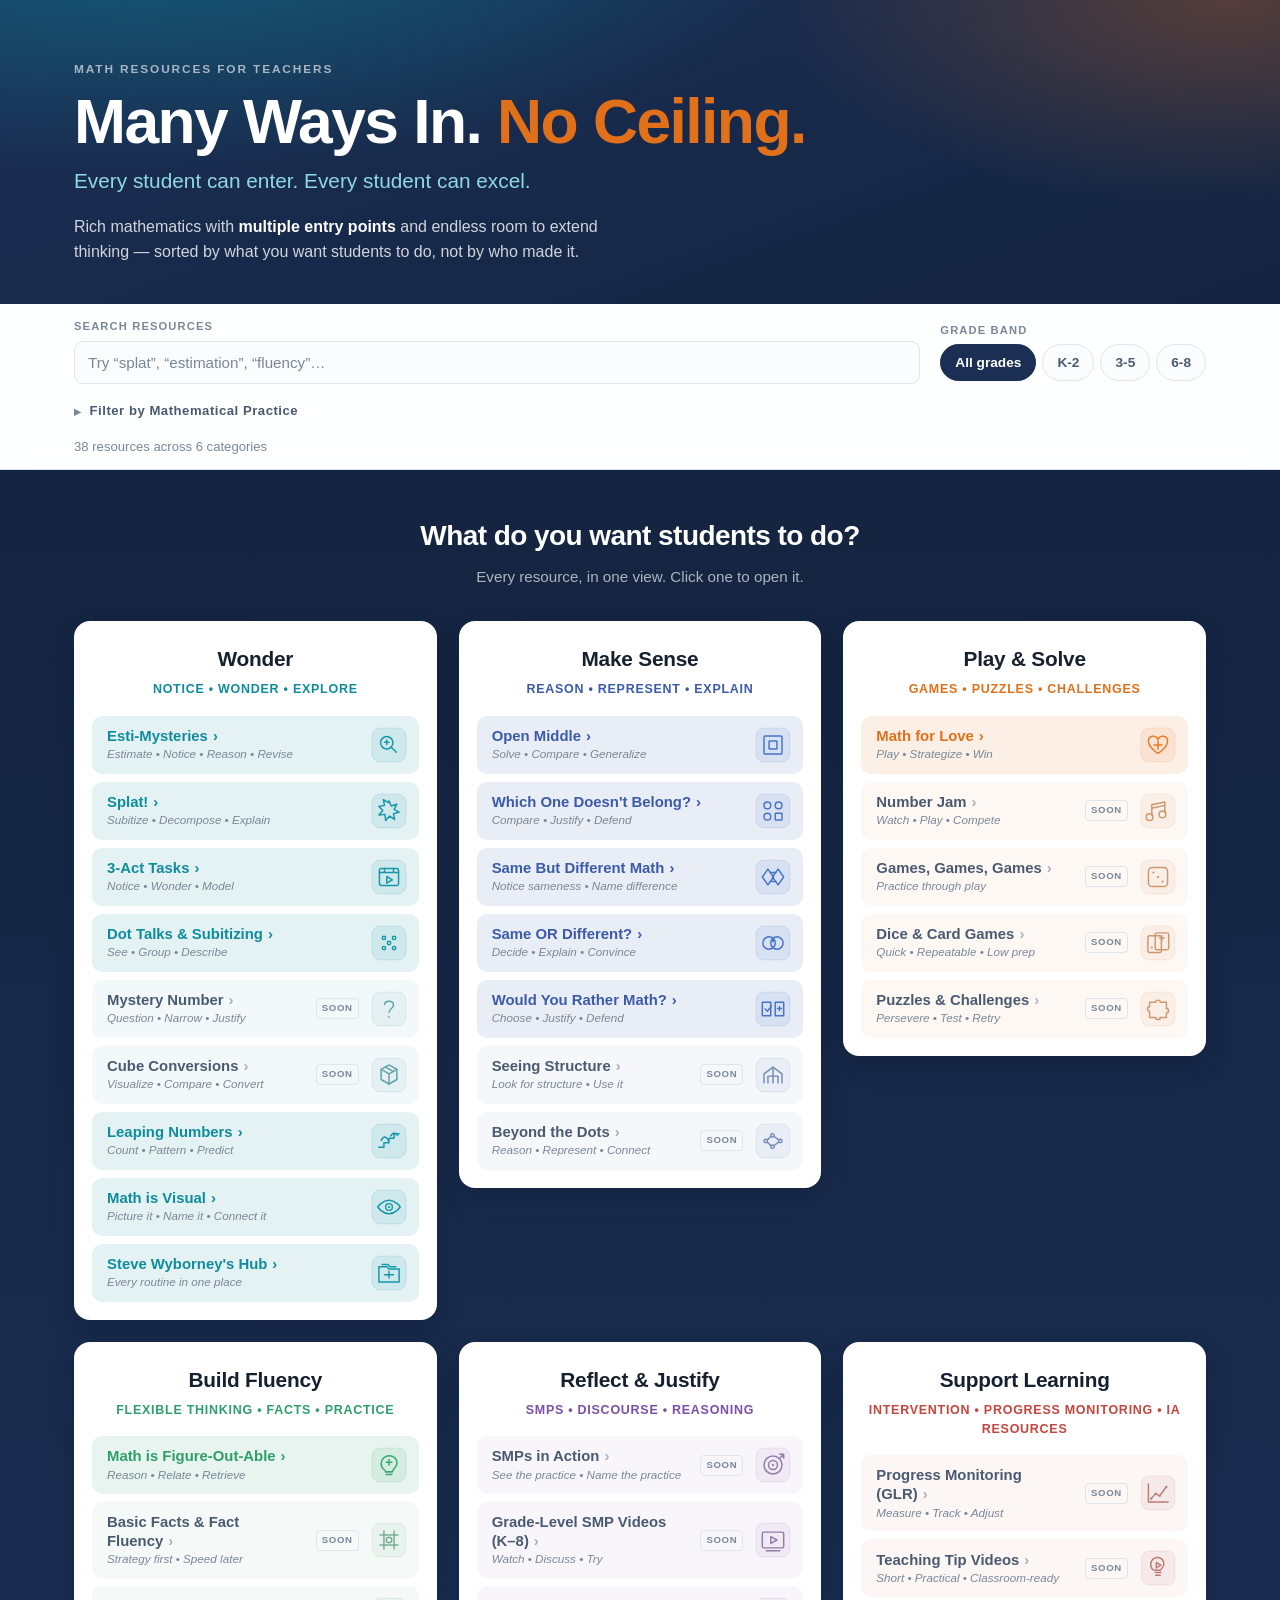
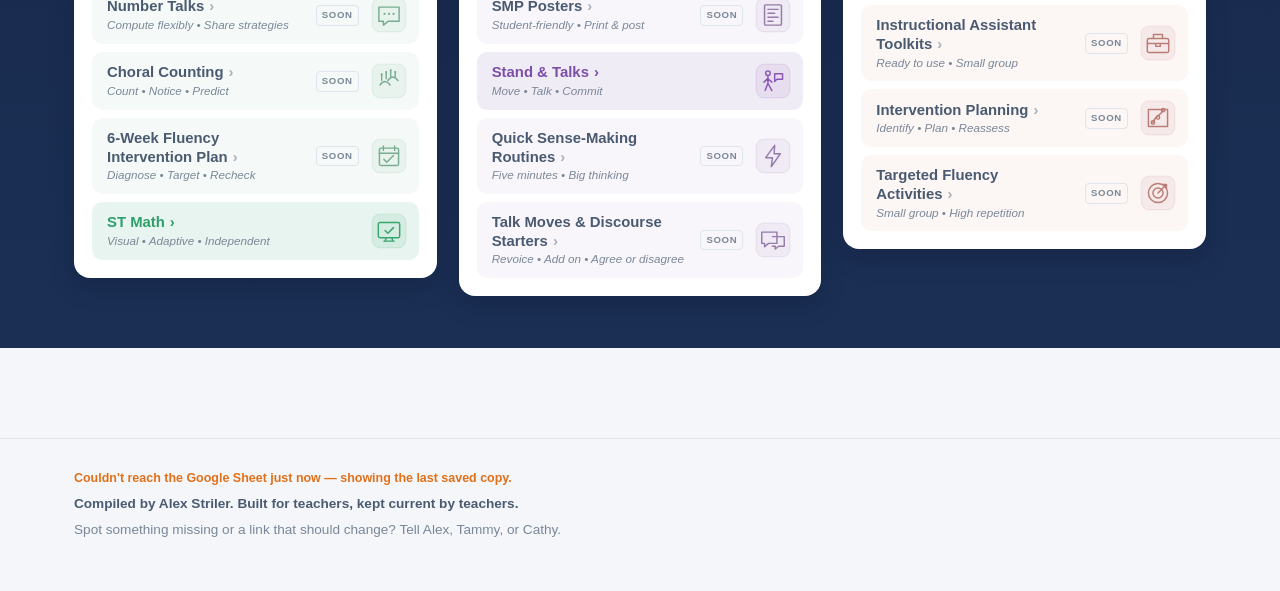
<file: index.html>
<!doctype html>
<html lang="en">
<head>
<meta charset="utf-8">
<meta name="viewport" content="width=device-width, initial-scale=1">
<title>Many Ways In. No Ceiling. — Math Resources for Teachers</title>
<meta name="description" content="Rich mathematics every K–8 student can enter and every student can extend. Routines, tasks, games and supports, sorted by what you want students to do.">
<link rel="stylesheet" href="assets/styles.css?v=7">
<link rel="icon" href="data:image/svg+xml,<svg xmlns='http://www.w3.org/2000/svg' viewBox='0 0 100 100'><text y='.9em' font-size='90'>📐</text></svg>">
</head>
<body>

<a class="skip-link" href="#main">Skip to resources</a>

<header class="hero">
  <div class="wrap">
    <p class="hero__eyebrow">Math Resources for Teachers</p>
    <h1 class="hero__title">Many Ways In. <span class="hero__title-break"></span><span class="hero__title-accent">No Ceiling.</span></h1>
    <p class="hero__sub">Every student can enter. Every student can excel.</p>
    <p class="hero__lede">Rich mathematics with <strong>multiple entry points</strong> and endless room to extend thinking &mdash; sorted by what you want students to do, not by who made it.</p>
  </div>
</header>

<div class="controls" id="controls">
  <div class="wrap controls__inner">

    <div class="controls__row controls__row--primary">
      <div class="search">
        <label class="search__label" for="search">Search resources</label>
        <input type="search" id="search" class="search__input" placeholder="Try “splat”, “estimation”, “fluency”…" autocomplete="off">
      </div>

      <div class="filtergroup" role="group" aria-label="Filter by grade band">
        <span class="filtergroup__label">Grade band</span>
        <div class="chips" id="grade-chips"></div>
      </div>

      <button type="button" class="btn-clear" id="clear" hidden>Clear filters</button>
    </div>

    <details class="smp" id="smp-details">
      <summary class="smp__summary">
        <span class="smp__summary-text">Filter by Mathematical Practice</span>
        <span class="smp__count" id="smp-count" hidden></span>
      </summary>
      <div class="smp__body">
        <p class="smp__intro">The 8 Standards for Mathematical Practice. Choose one to see every resource that builds it.</p>
        <div class="chips chips--smp" id="smp-chips" role="group" aria-label="Filter by Standard for Mathematical Practice"></div>
      </div>
    </details>

    <p class="resultcount" id="resultcount" role="status" aria-live="polite"></p>
  </div>
</div>

<section class="directory" aria-labelledby="directory-heading">
  <div class="wrap">
    <h2 class="directory__heading" id="directory-heading">What do you want students to do?</h2>
    <p class="directory__sub">Every resource, in one view. Click one to open it.</p>
    <div class="directory__grid" id="directory"></div>
  </div>
</section>

<main id="main">
  <div class="wrap">
    <p class="noresults" id="noresults" hidden>
      Nothing matches those filters yet.
      <button type="button" class="linkbtn" id="noresults-clear">Clear them and start over</button>
    </p>
  </div>
</main>

<button type="button" class="backup" id="backup" hidden>
  <span class="backup__arrow" aria-hidden="true">&uarr;</span>
  <span>All categories</span>
</button>

<footer class="footer">
  <div class="wrap">
    <p class="footer__status" id="datastatus"></p>
    <p class="footer__credit">Compiled by Alex Striler. Built for teachers, kept current by teachers.</p>
    <p class="footer__note">Spot something missing or a link that should change? Tell Alex, Tammy, or Cathy.</p>
  </div>
</footer>

<script src="data/fallback.js?v=7"></script>
<script src="assets/app.js?v=7"></script>
</body>
</html>
</file>
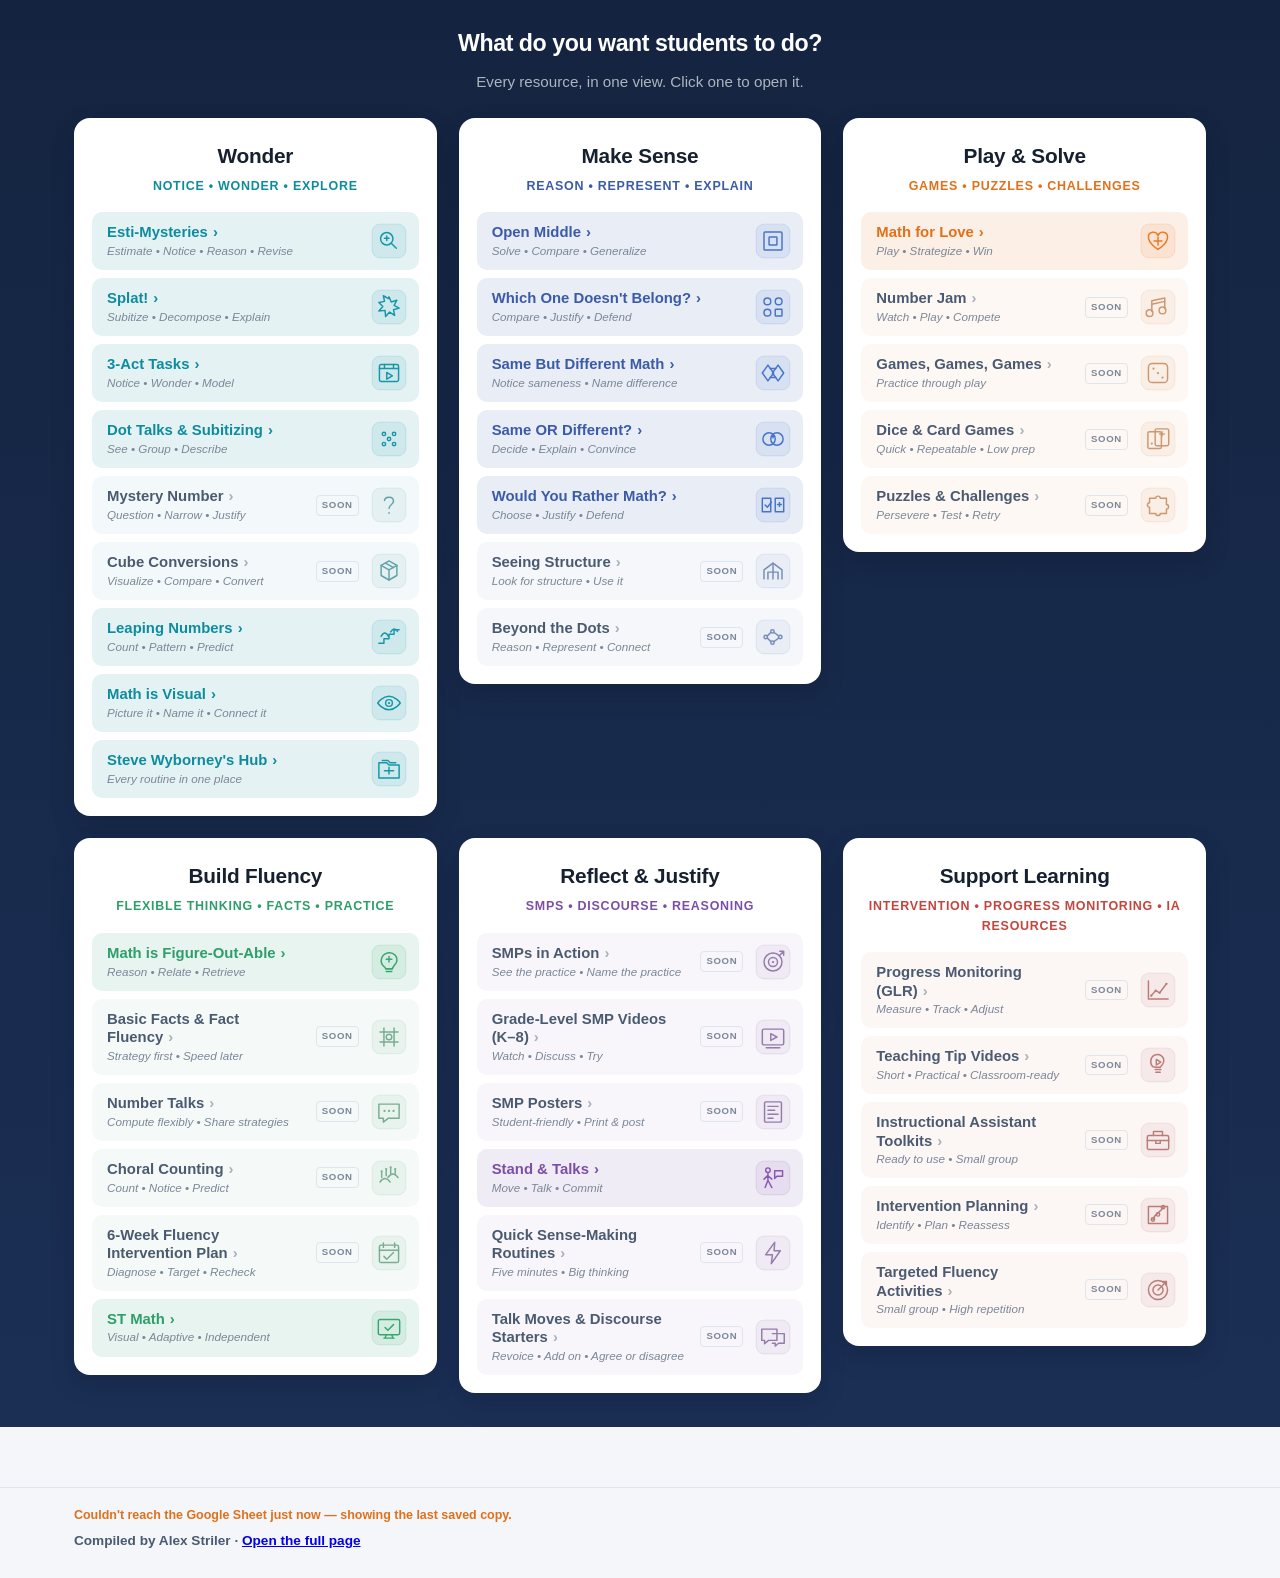
<file: embed.html>
<!doctype html>
<html lang="en">
<head>
<meta charset="utf-8">
<meta name="viewport" content="width=device-width, initial-scale=1">
<title>Math Resources — Many Ways In. No Ceiling.</title>
<meta name="robots" content="noindex">
<link rel="stylesheet" href="assets/styles.css?v=7">
</head>
<!-- Trimmed for embedding inside another page (Google Sites, Canvas, a district
     site). The host page supplies its own heading, so the hero and the card
     sections are dropped and only the filters and directory remain. -->
<body class="is-embed">

<section class="directory" aria-labelledby="directory-heading">
  <div class="wrap">
    <h2 class="directory__heading" id="directory-heading">What do you want students to do?</h2>
    <p class="directory__sub">Every resource, in one view. Click one to open it.</p>
    <div class="directory__grid" id="directory"></div>
  </div>
</section>

<main id="main">
  <div class="wrap">
    <p class="noresults" id="noresults" hidden>Nothing matches those filters yet.</p>
  </div>
</main>

<button type="button" class="backup" id="backup" hidden><span class="backup__arrow" aria-hidden="true">&uarr;</span><span>All categories</span></button>

<footer class="footer">
  <div class="wrap">
    <p class="footer__status" id="datastatus"></p>
    <p class="footer__credit">Compiled by Alex Striler &middot;
      <a href="https://alexstriler.github.io/tamkat/" target="_blank" rel="noopener">Open the full page</a></p>
  </div>
</footer>

<script src="data/fallback.js?v=7"></script>
<script src="assets/app.js?v=7"></script>
</body>
</html>
</file>
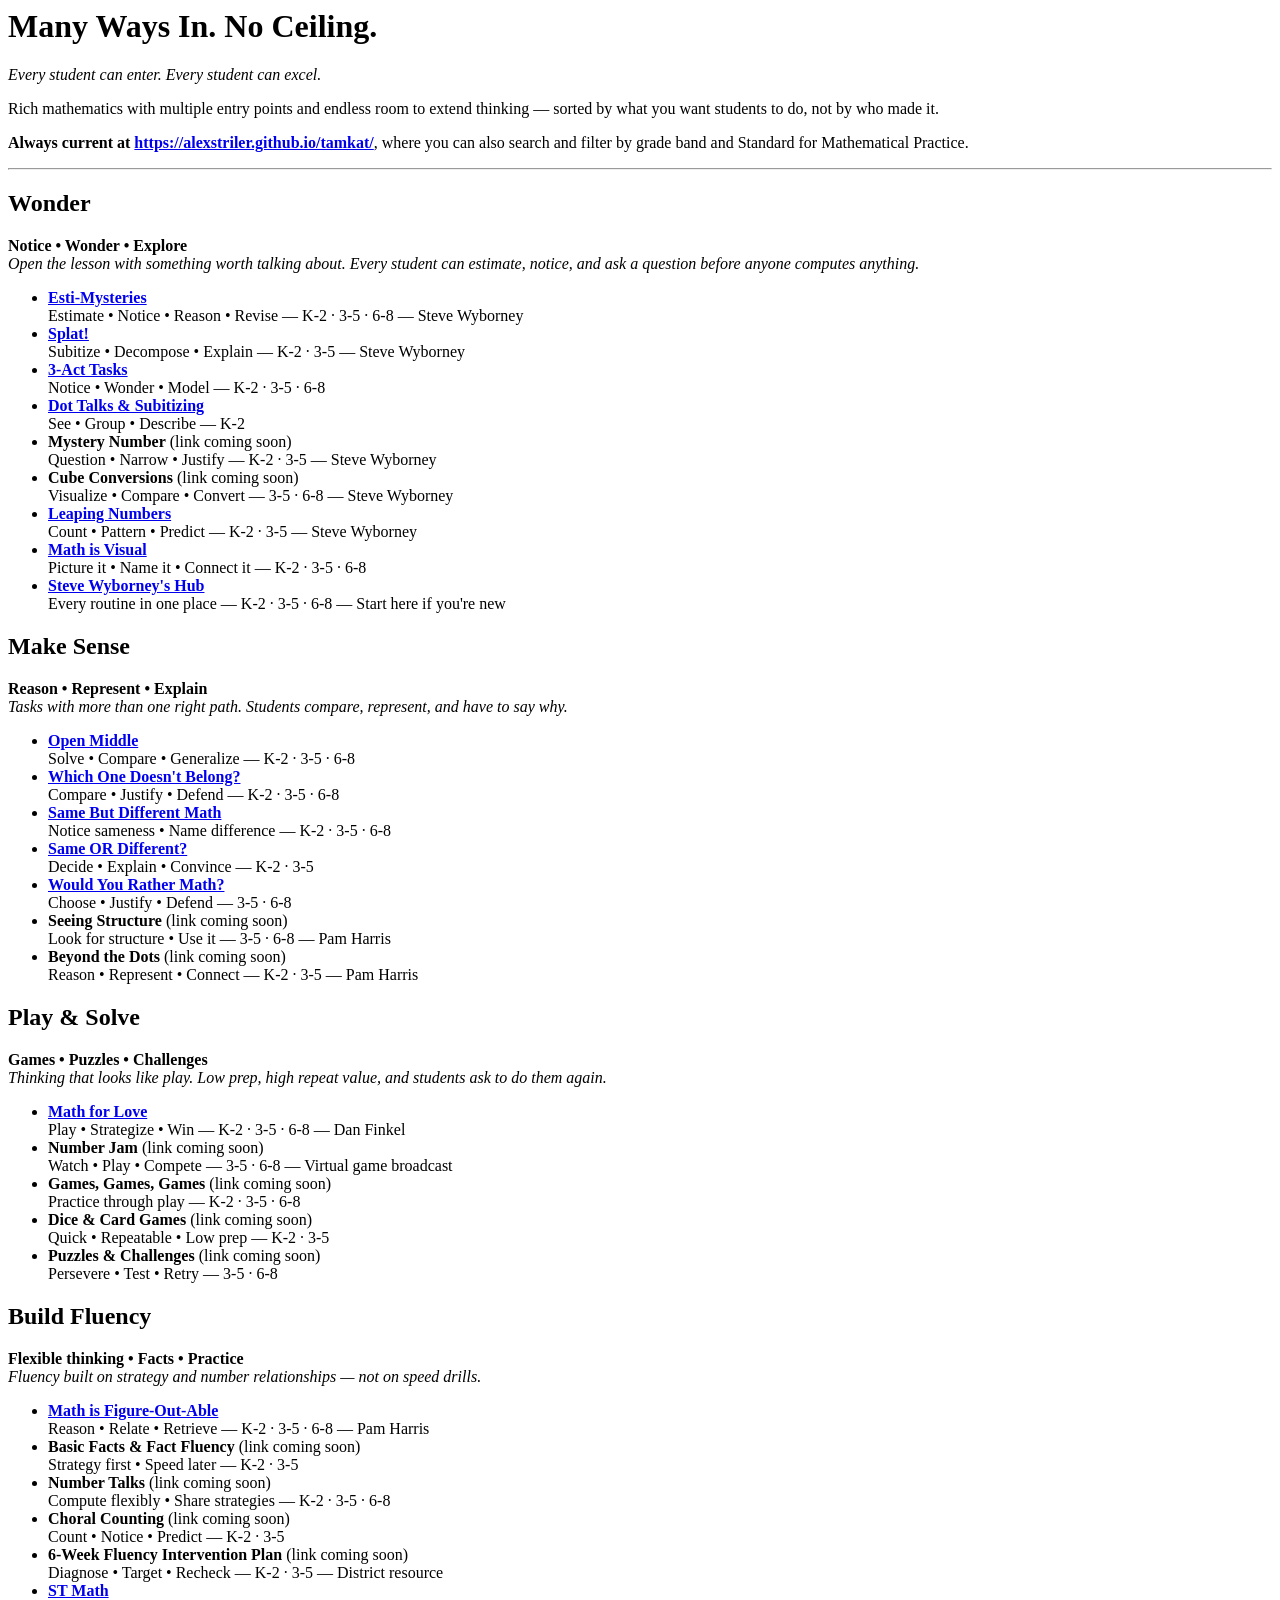
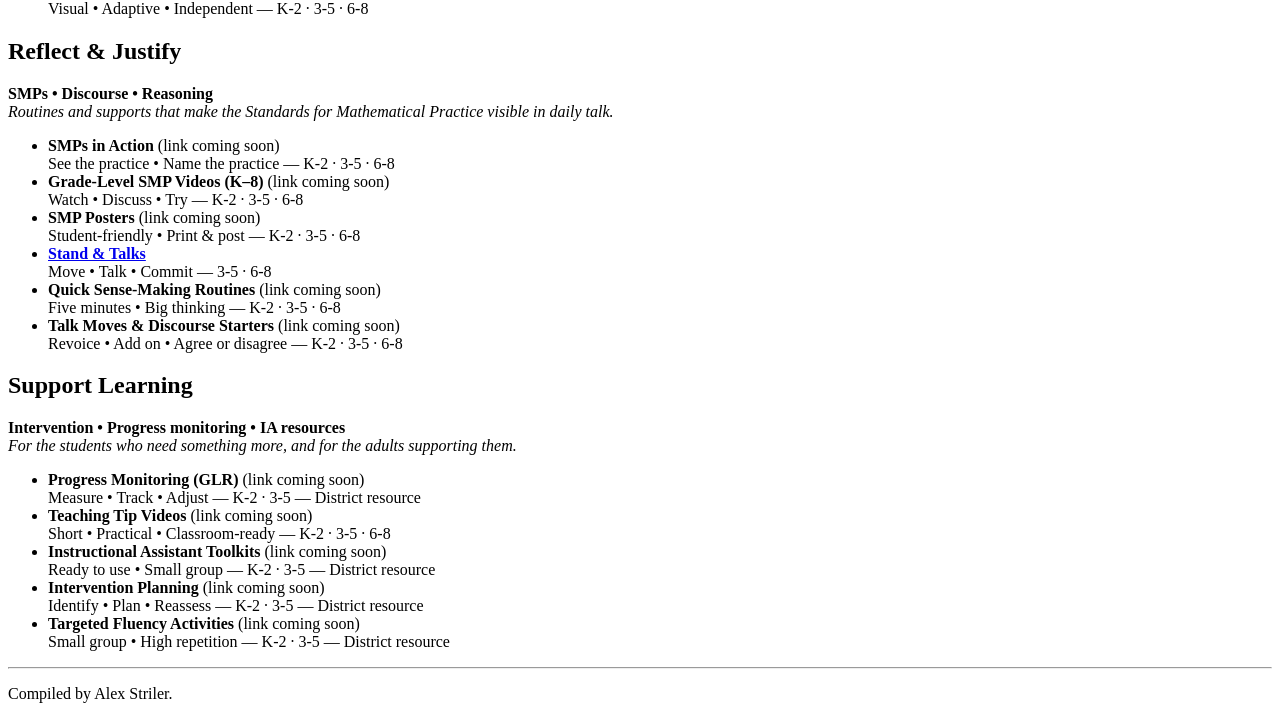
<file: exports/handout.html>
<html><head><meta charset="utf-8"><title>Many Ways In. No Ceiling.</title></head><body>
<h1>Many Ways In. No Ceiling.</h1>
<p><i>Every student can enter. Every student can excel.</i></p>
<p>Rich mathematics with multiple entry points and endless room to extend thinking &mdash; sorted by what you want students to do, not by who made it.</p>
<p><b>Always current at <a href="https://alexstriler.github.io/tamkat/">https://alexstriler.github.io/tamkat/</a></b>, where you can also search and filter by grade band and Standard for Mathematical Practice.</p>
<hr>
<h2>Wonder</h2>
<p><b>Notice • Wonder • Explore</b><br><i>Open the lesson with something worth talking about. Every student can estimate, notice, and ask a question before anyone computes anything.</i></p>
<ul>
<li><a href="https://stevewyborney.com/category/esti-mysteries/"><b>Esti-Mysteries</b></a><br>Estimate • Notice • Reason • Revise — K-2 · 3-5 · 6-8 — Steve Wyborney</li>
<li><a href="https://stevewyborney.com/category/splat/"><b>Splat!</b></a><br>Subitize • Decompose • Explain — K-2 · 3-5 — Steve Wyborney</li>
<li><a href="https://gfletchy.com/3-act-lessons/"><b>3-Act Tasks</b></a><br>Notice • Wonder • Model — K-2 · 3-5 · 6-8</li>
<li><a href="https://stevewyborney.com/category/subitizing/"><b>Dot Talks &amp; Subitizing</b></a><br>See • Group • Describe — K-2</li>
<li><b>Mystery Number</b> (link coming soon)<br>Question • Narrow • Justify — K-2 · 3-5 — Steve Wyborney</li>
<li><b>Cube Conversions</b> (link coming soon)<br>Visualize • Compare • Convert — 3-5 · 6-8 — Steve Wyborney</li>
<li><a href="https://stevewyborney.com/category/leaping-numbers/"><b>Leaping Numbers</b></a><br>Count • Pattern • Predict — K-2 · 3-5 — Steve Wyborney</li>
<li><a href="https://mathisvisual.com/"><b>Math is Visual</b></a><br>Picture it • Name it • Connect it — K-2 · 3-5 · 6-8</li>
<li><a href="https://stevewyborney.com/"><b>Steve Wyborney's Hub</b></a><br>Every routine in one place — K-2 · 3-5 · 6-8 — Start here if you're new</li>
</ul>
<h2>Make Sense</h2>
<p><b>Reason • Represent • Explain</b><br><i>Tasks with more than one right path. Students compare, represent, and have to say why.</i></p>
<ul>
<li><a href="https://www.openmiddle.com/"><b>Open Middle</b></a><br>Solve • Compare • Generalize — K-2 · 3-5 · 6-8</li>
<li><a href="https://wodb.ca/"><b>Which One Doesn't Belong?</b></a><br>Compare • Justify • Defend — K-2 · 3-5 · 6-8</li>
<li><a href="https://www.samebutdifferentmath.com/"><b>Same But Different Math</b></a><br>Notice sameness • Name difference — K-2 · 3-5 · 6-8</li>
<li><a href="https://samedifferentimages.wordpress.com/"><b>Same OR Different?</b></a><br>Decide • Explain • Convince — K-2 · 3-5</li>
<li><a href="https://www.wouldyourathermath.com/"><b>Would You Rather Math?</b></a><br>Choose • Justify • Defend — 3-5 · 6-8</li>
<li><b>Seeing Structure</b> (link coming soon)<br>Look for structure • Use it — 3-5 · 6-8 — Pam Harris</li>
<li><b>Beyond the Dots</b> (link coming soon)<br>Reason • Represent • Connect — K-2 · 3-5 — Pam Harris</li>
</ul>
<h2>Play &amp; Solve</h2>
<p><b>Games • Puzzles • Challenges</b><br><i>Thinking that looks like play. Low prep, high repeat value, and students ask to do them again.</i></p>
<ul>
<li><a href="https://mathforlove.com/"><b>Math for Love</b></a><br>Play • Strategize • Win — K-2 · 3-5 · 6-8 — Dan Finkel</li>
<li><b>Number Jam</b> (link coming soon)<br>Watch • Play • Compete — 3-5 · 6-8 — Virtual game broadcast</li>
<li><b>Games, Games, Games</b> (link coming soon)<br>Practice through play — K-2 · 3-5 · 6-8</li>
<li><b>Dice &amp; Card Games</b> (link coming soon)<br>Quick • Repeatable • Low prep — K-2 · 3-5</li>
<li><b>Puzzles &amp; Challenges</b> (link coming soon)<br>Persevere • Test • Retry — 3-5 · 6-8</li>
</ul>
<h2>Build Fluency</h2>
<p><b>Flexible thinking • Facts • Practice</b><br><i>Fluency built on strategy and number relationships — not on speed drills.</i></p>
<ul>
<li><a href="https://www.mathisfigureoutable.com/"><b>Math is Figure-Out-Able</b></a><br>Reason • Relate • Retrieve — K-2 · 3-5 · 6-8 — Pam Harris</li>
<li><b>Basic Facts &amp; Fact Fluency</b> (link coming soon)<br>Strategy first • Speed later — K-2 · 3-5</li>
<li><b>Number Talks</b> (link coming soon)<br>Compute flexibly • Share strategies — K-2 · 3-5 · 6-8</li>
<li><b>Choral Counting</b> (link coming soon)<br>Count • Notice • Predict — K-2 · 3-5</li>
<li><b>6-Week Fluency Intervention Plan</b> (link coming soon)<br>Diagnose • Target • Recheck — K-2 · 3-5 — District resource</li>
<li><a href="https://www.mindeducation.org/programs/st-math/"><b>ST Math</b></a><br>Visual • Adaptive • Independent — K-2 · 3-5 · 6-8</li>
</ul>
<h2>Reflect &amp; Justify</h2>
<p><b>SMPs • Discourse • Reasoning</b><br><i>Routines and supports that make the Standards for Mathematical Practice visible in daily talk.</i></p>
<ul>
<li><b>SMPs in Action</b> (link coming soon)<br>See the practice • Name the practice — K-2 · 3-5 · 6-8</li>
<li><b>Grade-Level SMP Videos (K–8)</b> (link coming soon)<br>Watch • Discuss • Try — K-2 · 3-5 · 6-8</li>
<li><b>SMP Posters</b> (link coming soon)<br>Student-friendly • Print &amp; post — K-2 · 3-5 · 6-8</li>
<li><a href="https://www.saravanderwerf.com/stand-talks/"><b>Stand &amp; Talks</b></a><br>Move • Talk • Commit — 3-5 · 6-8</li>
<li><b>Quick Sense-Making Routines</b> (link coming soon)<br>Five minutes • Big thinking — K-2 · 3-5 · 6-8</li>
<li><b>Talk Moves &amp; Discourse Starters</b> (link coming soon)<br>Revoice • Add on • Agree or disagree — K-2 · 3-5 · 6-8</li>
</ul>
<h2>Support Learning</h2>
<p><b>Intervention • Progress monitoring • IA resources</b><br><i>For the students who need something more, and for the adults supporting them.</i></p>
<ul>
<li><b>Progress Monitoring (GLR)</b> (link coming soon)<br>Measure • Track • Adjust — K-2 · 3-5 — District resource</li>
<li><b>Teaching Tip Videos</b> (link coming soon)<br>Short • Practical • Classroom-ready — K-2 · 3-5 · 6-8</li>
<li><b>Instructional Assistant Toolkits</b> (link coming soon)<br>Ready to use • Small group — K-2 · 3-5 — District resource</li>
<li><b>Intervention Planning</b> (link coming soon)<br>Identify • Plan • Reassess — K-2 · 3-5 — District resource</li>
<li><b>Targeted Fluency Activities</b> (link coming soon)<br>Small group • High repetition — K-2 · 3-5 — District resource</li>
</ul>
<hr><p>Compiled by Alex Striler.</p></body></html>
</file>
<file: assets/styles.css>
/* ==========================================================================
   TAMKAT — Low Floor / High Ceiling
   Design notes: navy + teal + orange, carried over from the original Canva
   page so it still feels like the same resource, but on a calmer grid.
   ========================================================================== */

:root {
  --navy:        #1B2F55;
  --navy-deep:   #142440;
  --teal:        #0E8C9E;
  --orange:      #E1701A;

  --bg:          #F4F6F9;
  --surface:     #FFFFFF;
  --surface-alt: #FBFCFD;
  --ink:         #16202F;
  --ink-soft:    #4A5A70;
  --ink-faint:   #7A8798;
  --line:        #DFE5EC;
  --line-soft:   #EBEFF4;

  --accent:      var(--teal);

  --radius:      14px;
  --radius-sm:   9px;
  --shadow:      0 1px 2px rgba(20, 36, 64, .06), 0 4px 14px rgba(20, 36, 64, .06);
  --shadow-lift: 0 4px 8px rgba(20, 36, 64, .09), 0 14px 30px rgba(20, 36, 64, .12);

  --wrap:        1180px;
  --font: "Inter", -apple-system, BlinkMacSystemFont, "Segoe UI", Roboto, "Helvetica Neue", Arial, sans-serif;
}

@media (prefers-color-scheme: dark) {
  :root {
    --bg:          #10161F;
    --surface:     #1A222E;
    --surface-alt: #202936;
    --ink:         #EAEFF6;
    --ink-soft:    #AEBCCD;
    --ink-faint:   #8494A8;
    --line:        #2C384A;
    --line-soft:   #232E3D;
    --navy:        #16243D;
    --navy-deep:   #0E1727;
    --shadow:      0 1px 2px rgba(0,0,0,.4), 0 4px 14px rgba(0,0,0,.3);
    --shadow-lift: 0 4px 8px rgba(0,0,0,.45), 0 14px 30px rgba(0,0,0,.45);
  }
}

*, *::before, *::after { box-sizing: border-box; }

body {
  margin: 0;
  font-family: var(--font);
  background: var(--bg);
  color: var(--ink);
  line-height: 1.55;
  -webkit-font-smoothing: antialiased;
}

.wrap { width: 100%; max-width: var(--wrap); margin: 0 auto; padding: 0 24px; }

.skip-link {
  position: absolute; left: -9999px; top: 0;
  background: var(--orange); color: #fff; padding: 12px 18px; z-index: 100;
  border-radius: 0 0 var(--radius-sm) 0; font-weight: 600; text-decoration: none;
}
.skip-link:focus { left: 0; }

:where(a, button, input, summary):focus-visible {
  outline: 3px solid var(--orange);
  outline-offset: 3px;
  border-radius: 4px;
}

/* ---------- Hero ---------------------------------------------------------- */

.hero {
  background:
    radial-gradient(1100px 420px at 12% -30%, rgba(14,140,158,.55), transparent 62%),
    radial-gradient(760px 340px at 96% 0%, rgba(225,112,26,.30), transparent 60%),
    linear-gradient(160deg, var(--navy) 0%, var(--navy-deep) 100%);
  color: #fff;
  padding: 60px 0 40px;
}

.hero__eyebrow {
  margin: 0 0 12px;
  font-size: .74rem; font-weight: 700; letter-spacing: .16em; text-transform: uppercase;
  color: rgba(255,255,255,.62);
}

.hero__title {
  margin: 0;
  font-size: clamp(2.1rem, 6vw, 3.9rem);
  font-weight: 800; letter-spacing: -.025em; line-height: 1.03;
}
/* The accent falls on the half about extending thinking, not on decoration. */
.hero__title-accent { color: var(--orange); }

.hero__title .hero__title-break { display: inline; }
/* Break between the two sentences once the line gets tight, so it never
   splits mid-sentence. */
@media (max-width: 720px) {
  .hero__title .hero__title-break { display: block; height: 0; }
}

.hero__sub {
  margin: 10px 0 0;
  font-size: clamp(1rem, 2.3vw, 1.3rem);
  font-weight: 500; color: #8FD9E3;
}

.hero__lede {
  margin: 18px 0 0;
  max-width: 62ch;
  color: rgba(255,255,255,.80);
  font-size: 1rem;
}
.hero__lede strong { color: #fff; font-weight: 650; }

/* ---------- Directory ------------------------------------------------------
   The main navigation. Every category is a panel on the dark band, with all of
   its options listed underneath — nothing hidden behind a hover.
   -------------------------------------------------------------------------- */

.directory {
  background: linear-gradient(180deg, var(--navy-deep) 0%, var(--navy) 100%);
  padding: 44px 0 52px;
  color: #fff;
}

.directory__heading {
  margin: 0;
  text-align: center;
  font-size: clamp(1.3rem, 3vw, 1.75rem);
  font-weight: 750; letter-spacing: -.02em;
}

.directory__sub {
  margin: 8px 0 32px;
  text-align: center;
  font-size: .95rem;
  color: rgba(255,255,255,.66);
}

.directory__grid {
  display: grid;
  grid-template-columns: repeat(auto-fit, minmax(310px, 1fr));
  gap: 22px;
  align-items: start;
}

.panel {
  background: var(--surface);
  border-radius: 16px;
  padding: 22px 18px 18px;
  box-shadow: 0 10px 24px rgba(8,16,34,.20);
  display: flex; flex-direction: column;
}

.panel__head {
  display: block; text-align: center; text-decoration: none;
  color: inherit;
  padding-bottom: 16px;
}

.panel__title {
  margin: 0;
  font-size: 1.3rem; font-weight: 600; letter-spacing: -.01em;
  color: var(--ink);
}
.panel__head:hover .panel__title { color: var(--cat); }

.panel__sub {
  margin: 5px 0 0;
  font-size: .78rem; font-weight: 700; letter-spacing: .06em; text-transform: uppercase;
  color: var(--cat);
}

.panel__list { display: flex; flex-direction: column; gap: 8px; }

/* Rows echo the dashboard pattern: full-width tinted bar, name on the left,
   round icon badge on the right. */
.option {
  display: flex; align-items: center; gap: 12px;
  width: 100%;
  padding: 11px 12px 11px 15px;
  border: 0; border-radius: 10px;
  background: color-mix(in srgb, var(--cat) 11%, var(--surface));
  font: inherit; text-align: left; text-decoration: none;
  color: inherit; cursor: pointer;
  transition: background .14s ease, transform .14s ease;
}
.option:hover {
  background: color-mix(in srgb, var(--cat) 18%, var(--surface));
  transform: translateX(2px);
}

.option__text { display: flex; flex-direction: column; min-width: 0; flex: 1; gap: 1px; }

.option__name {
  font-size: .93rem; font-weight: 700; line-height: 1.25;
  color: var(--cat);
}
.option__caret { margin-left: 5px; font-weight: 700; }

.option__lens {
  font-size: .73rem; font-style: italic; line-height: 1.35;
  color: var(--ink-faint);
}

.option__badge {
  flex: none;
  width: 36px; height: 36px;
  display: grid; place-items: center;
  font-size: 1.05rem; line-height: 1;
  border-radius: 50%;
  background: color-mix(in srgb, var(--cat) 15%, var(--surface));
  border: 1px solid color-mix(in srgb, var(--cat) 30%, transparent);
}

/* The drawn icons carry their own rounded tile and colour, so they replace the
   badge chrome rather than sitting inside it. */
.option__badge--art {
  background: none;
  border: 0;
  border-radius: 0;
}

/* Waiting on a link — still listed and still clickable, just visibly not
   finished yet. Every row looks like this until the URLs land in the Sheet. */
.option--pending { background: color-mix(in srgb, var(--cat) 5%, var(--surface)); }
.option--pending .option__name { color: var(--ink-soft); }
.option--pending .option__caret { opacity: .45; }
.option--pending .option__badge { filter: grayscale(.4); opacity: .8; }

.option__soon {
  flex: none;
  font-size: .6rem; font-weight: 800; letter-spacing: .07em; text-transform: uppercase;
  color: var(--ink-faint);
  border: 1px solid var(--line); border-radius: 4px;
  padding: 2px 5px;
}

.panel__empty {
  margin: 0; padding: 10px 4px;
  font-size: .84rem; font-style: italic; color: var(--ink-faint);
}

/* ---------- Controls ------------------------------------------------------ */

.controls {
  position: sticky; top: 0; z-index: 20;
  background: color-mix(in srgb, var(--surface) 92%, transparent);
  backdrop-filter: saturate(160%) blur(10px);
  border-bottom: 1px solid var(--line);
  box-shadow: 0 1px 0 rgba(20,36,64,.03);
}

.controls__inner { padding-top: 14px; padding-bottom: 12px; }

.controls__row--primary {
  display: flex; flex-wrap: wrap; align-items: center; gap: 14px 20px;
}

.search { flex: 1 1 260px; min-width: 220px; position: relative; }
.search__label {
  display: block; font-size: .7rem; font-weight: 700; letter-spacing: .1em;
  text-transform: uppercase; color: var(--ink-faint); margin-bottom: 5px;
}
.search__input {
  width: 100%;
  padding: 9px 13px;
  font: inherit; font-size: .95rem;
  color: var(--ink);
  background: var(--surface-alt);
  border: 1.5px solid var(--line);
  border-radius: var(--radius-sm);
}
.search__input::placeholder { color: var(--ink-faint); }
.search__input:focus { border-color: var(--teal); background: var(--surface); }

.filtergroup__label {
  display: block; font-size: .7rem; font-weight: 700; letter-spacing: .1em;
  text-transform: uppercase; color: var(--ink-faint); margin-bottom: 5px;
}

.chips { display: flex; flex-wrap: wrap; gap: 6px; }

.chip {
  font: inherit; font-size: .855rem; font-weight: 600;
  padding: 7px 14px;
  border: 1.5px solid var(--line);
  border-radius: 999px;
  background: var(--surface-alt);
  color: var(--ink-soft);
  cursor: pointer;
  transition: border-color .13s ease, background .13s ease, color .13s ease;
  white-space: nowrap;
}
.chip:hover { border-color: var(--ink-faint); color: var(--ink); }
.chip[aria-pressed="true"] {
  background: var(--navy); border-color: var(--navy); color: #fff;
}
@media (prefers-color-scheme: dark) {
  body:not(.is-embed) .chip[aria-pressed="true"] { background: var(--teal); border-color: var(--teal); color: #06222A; }
}

.chips--smp .chip { padding: 6px 12px; font-size: .82rem; }
.chip__num { font-weight: 800; margin-right: 6px; opacity: .85; }

.btn-clear {
  font: inherit; font-size: .85rem; font-weight: 650;
  padding: 8px 15px;
  border-radius: 999px;
  border: 1.5px solid var(--orange);
  background: transparent; color: var(--orange);
  cursor: pointer; align-self: flex-end;
}
.btn-clear:hover { background: var(--orange); color: #fff; }

.smp { margin-top: 12px; }
.smp__summary {
  display: inline-flex; align-items: center; gap: 8px;
  cursor: pointer; list-style: none;
  font-size: .82rem; font-weight: 700; letter-spacing: .04em;
  color: var(--ink-soft);
  padding: 5px 0;
}
.smp__summary::-webkit-details-marker { display: none; }
.smp__summary::before {
  content: "▸"; font-size: .8rem; color: var(--ink-faint);
  transition: transform .15s ease; display: inline-block;
}
.smp[open] .smp__summary::before { transform: rotate(90deg); }
.smp__summary:hover { color: var(--ink); }
.smp__count {
  background: var(--orange); color: #fff;
  border-radius: 999px; padding: 1px 8px; font-size: .72rem; font-weight: 800;
}
.smp__body { padding: 4px 0 10px 18px; }
.smp__intro { margin: 0 0 9px; font-size: .82rem; color: var(--ink-faint); }

.resultcount {
  margin: 10px 0 0;
  font-size: .82rem; color: var(--ink-faint);
  min-height: 1.2em;
}

/* ---------- Sections ------------------------------------------------------ */

main { padding: 40px 0 20px; }

.section { margin-bottom: 52px; scroll-margin-top: 150px; }
.section[hidden] { display: none; }

.section__head {
  border-top: 4px solid var(--cat, var(--teal));
  padding-top: 16px;
  margin-bottom: 20px;
}

.section__headline {
  display: flex; flex-wrap: wrap; align-items: baseline; gap: 4px 16px;
}

.section__title {
  margin: 0;
  font-size: clamp(1.35rem, 3.2vw, 1.85rem);
  font-weight: 800; letter-spacing: -.02em;
  color: var(--ink);
}

.section__subtitle {
  margin: 0;
  font-size: .93rem; font-weight: 650; font-style: italic;
  color: var(--cat, var(--teal));
}

.section__blurb {
  margin: 7px 0 0;
  max-width: 72ch;
  font-size: .93rem; color: var(--ink-soft);
}

.grid {
  display: grid;
  grid-template-columns: repeat(auto-fill, minmax(258px, 1fr));
  gap: 16px;
}

/* ---------- Cards --------------------------------------------------------- */

.card {
  display: flex; flex-direction: column;
  gap: 10px;
  padding: 18px 18px 16px;
  background: var(--surface);
  border: 1px solid var(--line);
  border-radius: var(--radius);
  box-shadow: var(--shadow);
  text-decoration: none;
  color: inherit;
  position: relative;
  overflow: hidden;
  transition: transform .16s ease, box-shadow .16s ease, border-color .16s ease;
}

.card::before {
  content: ""; position: absolute; inset: 0 auto 0 0; width: 4px;
  background: var(--cat, var(--teal));
  opacity: 0; transition: opacity .16s ease;
}

a.card:hover {
  transform: translateY(-3px);
  box-shadow: var(--shadow-lift);
  border-color: color-mix(in srgb, var(--cat, var(--teal)) 45%, var(--line));
}
a.card:hover::before { opacity: 1; }

.card__icon {
  width: 46px; height: 46px; flex: none;
  display: grid; place-items: center;
  font-size: 1.45rem; line-height: 1;
  border-radius: 11px;
  background: color-mix(in srgb, var(--cat, var(--teal)) 13%, var(--surface));
  border: 1px solid color-mix(in srgb, var(--cat, var(--teal)) 24%, transparent);
}

.card__icon--art {
  background: none;
  border: 0;
}

.card__title {
  margin: 0;
  font-size: 1.02rem; font-weight: 700; letter-spacing: -.01em;
  line-height: 1.3;
}

.card__lens {
  margin: -4px 0 0;
  font-size: .84rem; font-style: italic; font-weight: 550;
  color: color-mix(in srgb, var(--cat, var(--teal)) 78%, var(--ink));
}

.card__foot {
  margin-top: auto; padding-top: 8px;
  display: flex; align-items: center; justify-content: space-between; gap: 10px;
  border-top: 1px solid var(--line-soft);
  font-size: .74rem; color: var(--ink-faint);
}

.card__note { font-weight: 600; }

.card__go {
  font-weight: 700; color: var(--cat, var(--teal));
  white-space: nowrap;
}

.card__tags { display: flex; flex-wrap: wrap; gap: 4px; }
.tag {
  font-size: .68rem; font-weight: 700; letter-spacing: .03em;
  padding: 2px 7px; border-radius: 5px;
  background: var(--surface-alt); border: 1px solid var(--line-soft);
  color: var(--ink-faint);
}
.tag--on {
  background: color-mix(in srgb, var(--orange) 15%, var(--surface));
  border-color: color-mix(in srgb, var(--orange) 40%, transparent);
  color: var(--orange);
}

/* Cards with no link yet — visibly "not ready", but still findable */
.card--nolink {
  border-style: dashed;
  background: var(--surface-alt);
  box-shadow: none;
}
.card--nolink .card__title { color: var(--ink-soft); }
.card--nolink .card__go { color: var(--ink-faint); font-weight: 600; font-style: italic; }

/* Filtered-out categories shrink to a whisper rather than eating the screen. */
.section--empty { margin-bottom: 26px; }
.section--empty .section__head { margin-bottom: 8px; opacity: .55; }
.section--empty .section__blurb { display: none; }
.section--empty .section__title { font-size: 1.15rem; }

/* Landing on a card from the directory — a brief pulse so you spot it. */
@keyframes cardflash {
  0%   { box-shadow: 0 0 0 0 color-mix(in srgb, var(--cat) 70%, transparent); }
  100% { box-shadow: 0 0 0 14px transparent; }
}
.card--flash {
  animation: cardflash 1.1s ease-out 2;
  border-color: var(--cat);
}

.section__empty {
  margin: 0;
  font-size: .84rem; font-style: italic; color: var(--ink-faint);
}

.noresults {
  text-align: center; padding: 60px 20px;
  font-size: 1.05rem; color: var(--ink-soft);
}

.linkbtn {
  font: inherit; font-size: inherit; font-weight: 700;
  background: none; border: 0; padding: 0;
  color: var(--orange); cursor: pointer; text-decoration: underline;
}

/* ---------- Back-up button -------------------------------------------------
   The page is long, and on a phone a jump you can't reverse is a trap. This
   appears the moment the directory scrolls out of reach.
   -------------------------------------------------------------------------- */

.backup {
  position: fixed;
  right: 18px;
  bottom: calc(18px + env(safe-area-inset-bottom, 0px));
  z-index: 60;
  display: inline-flex; align-items: center; gap: 8px;
  padding: 12px 18px;
  border: 0; border-radius: 999px;
  background: var(--navy);
  color: #fff;
  font: inherit; font-size: .875rem; font-weight: 700;
  cursor: pointer;
  box-shadow: 0 4px 10px rgba(10,20,40,.24), 0 12px 28px rgba(10,20,40,.28);
  transition: transform .14s ease, background .14s ease;
}
.backup:hover { background: var(--teal); transform: translateY(-2px); }
.backup[hidden] { display: none; }

.backup__arrow { font-size: 1rem; line-height: 1; }

@media (prefers-color-scheme: dark) {
  .backup { background: var(--teal); color: #06222A; }
  .backup:hover { background: #14A8BD; }
}

/* ---------- Footer -------------------------------------------------------- */

.footer {
  margin-top: 30px;
  padding: 30px 0 46px;
  border-top: 1px solid var(--line);
  color: var(--ink-faint);
  font-size: .85rem;
}
.footer p { margin: 0 0 5px; }
.footer__credit { font-weight: 650; color: var(--ink-soft); }
.footer__status { font-size: .78rem; }
.footer__status.is-stale { color: var(--orange); font-weight: 650; }

/* ---------- Small screens ------------------------------------------------- */

@media (max-width: 620px) {
  .wrap { padding: 0 16px; }
  .hero { padding: 40px 0 30px; }
  .hero__lede { font-size: .93rem; }
  .controls { position: static; }
  .controls__row--primary { gap: 12px; }
  .btn-clear { align-self: flex-start; }
  .grid { grid-template-columns: 1fr; gap: 10px; }
  .section { margin-bottom: 40px; }
  .card { padding: 14px 15px 12px; gap: 8px; }
  /* Room so the fixed button never sits on top of the last of the footer. */
  .footer { padding-bottom: 110px; }

  .backup {
    left: 16px; right: 16px;
    bottom: calc(14px + env(safe-area-inset-bottom, 0px));
    justify-content: center;
    padding: 15px 18px;
    font-size: .95rem;
  }

  .directory { padding: 32px 0 38px; }
  .directory__grid { grid-template-columns: 1fr; gap: 16px; }
  .panel { padding: 18px 14px 14px; }
  .card__icon { width: 38px; height: 38px; font-size: 1.2rem; border-radius: 9px; }
  .option__badge { width: 34px; height: 34px; }
}

/* ---------- Print --------------------------------------------------------- */

@media print {
  .controls, .jumpnav, .skip-link, .noresults, .btn-clear, 
  body { background: #fff; color: #000; }
  .hero { background: #fff; color: #000; padding: 0 0 18px; border-bottom: 2px solid #000; }
  .hero__title, .hero__lede strong { color: #000; }
  .hero__sub, .hero__lede, .hero__eyebrow { color: #333; }
  .grid { grid-template-columns: repeat(2, 1fr); gap: 8px; }
  .card { break-inside: avoid; box-shadow: none; border: 1px solid #999; padding: 10px; }
  .card__icon { display: none; }
  a.card::after { content: " (" attr(href) ")"; font-size: .65rem; color: #555; word-break: break-all; }
  .section { margin-bottom: 22px; }
}

@media (prefers-reduced-motion: reduce) {
  *, *::before, *::after { transition: none !important; animation: none !important; }
  a.card:hover { transform: none; }
}

/* ---------- Embedded mode --------------------------------------------------
   embed.html, for dropping into Google Sites or any other host page. The host
   supplies the heading, so this trims to just the filters and the directory.
   -------------------------------------------------------------------------- */

.is-embed .directory { padding: 26px 0 34px; }
.is-embed .directory__heading { font-size: clamp(1.15rem, 2.6vw, 1.45rem); }
.is-embed .directory__sub { margin-bottom: 24px; }
.is-embed .controls { position: static; }
.is-embed .footer { margin-top: 0; padding: 18px 0 22px; }

/* Nothing to click through to in an embed, so a pending row is plain text. */
.is-embed .option--pending { cursor: default; }
.is-embed .option--pending:hover { transform: none; }

/* The host page for an embed (Google Sites, a district page) is light, so keep
   the panel light for every viewer rather than dropping a dark slab into a
   white page. Redefining the tokens on body beats the :root dark-mode block.
   The standalone site still follows the viewer's theme. */
body.is-embed {
  --bg:          #F4F6F9;
  --surface:     #FFFFFF;
  --surface-alt: #FBFCFD;
  --ink:         #16202F;
  --ink-soft:    #4A5A70;
  --ink-faint:   #7A8798;
  --line:        #DFE5EC;
  --line-soft:   #EBEFF4;
  --navy:        #1B2F55;
  --navy-deep:   #142440;
  --shadow:      0 1px 2px rgba(20, 36, 64, .06), 0 4px 14px rgba(20, 36, 64, .06);
  --shadow-lift: 0 4px 8px rgba(20, 36, 64, .09), 0 14px 30px rgba(20, 36, 64, .12);
}
</file>
